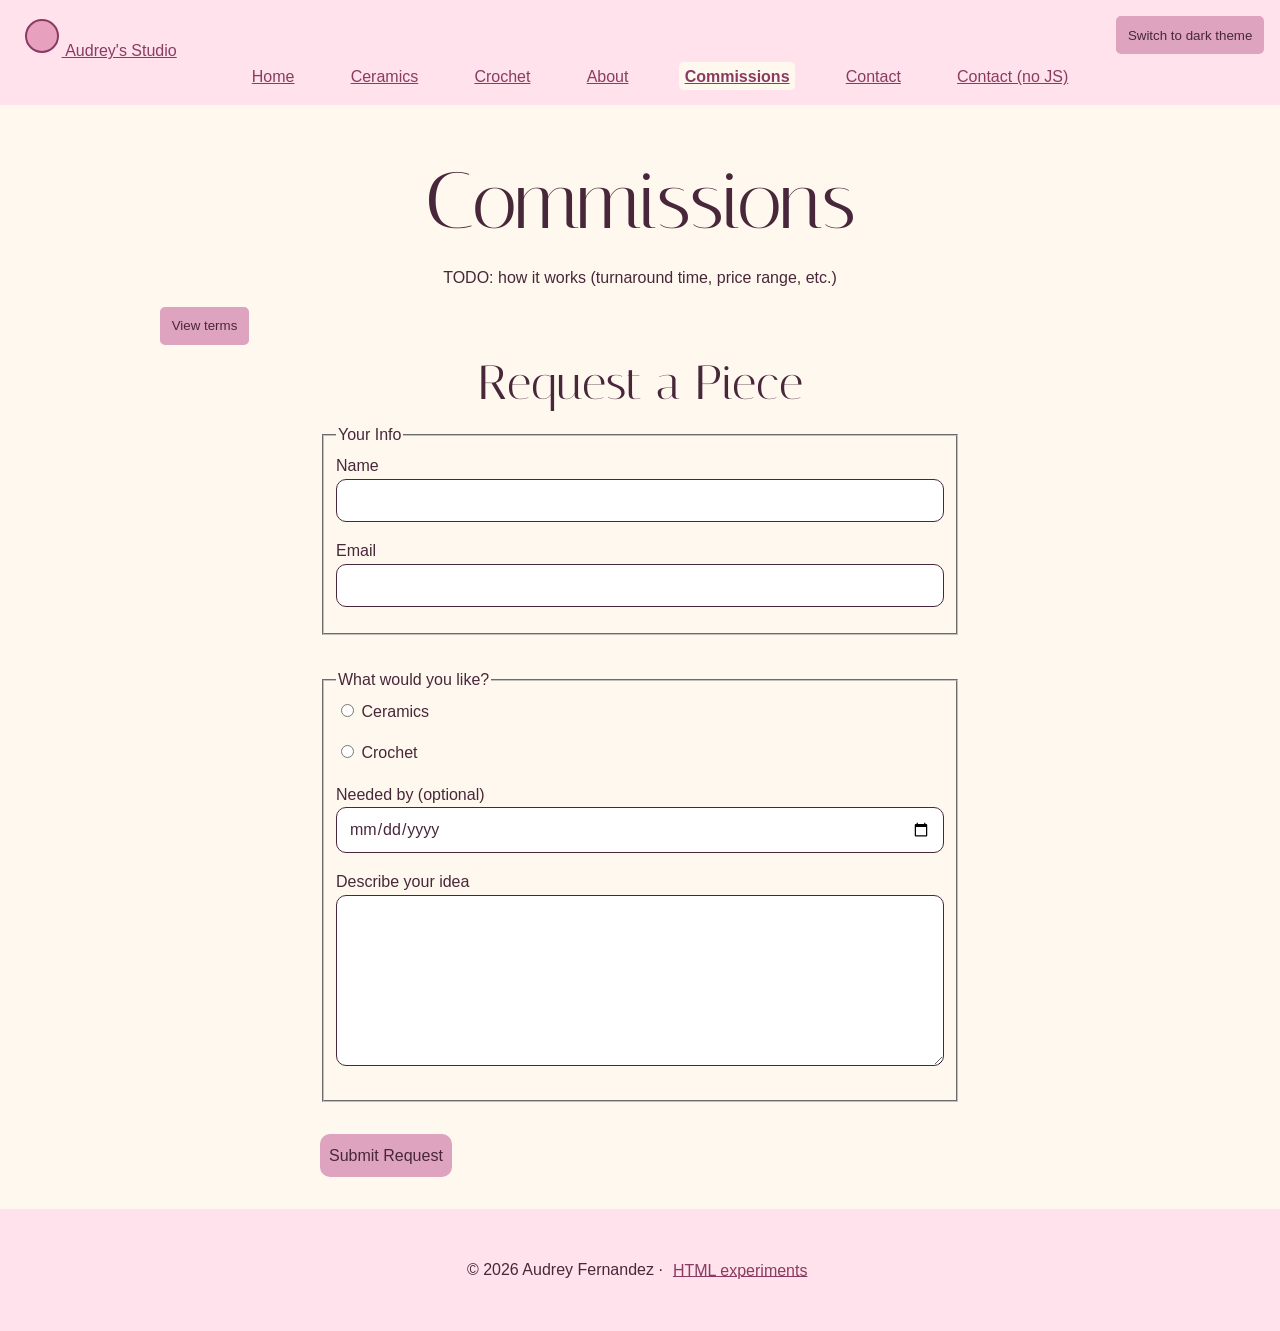
<file: commissions.html>
<!DOCTYPE html>
<html lang="en">
<head>
  <meta charset="utf-8">
  <meta name="viewport" content="width=device-width, initial-scale=1">
  <meta name="description" content="Request a custom ceramic or crochet piece from Audrey's Studio.">
  <title>Commissions | Audrey's Studio</title>
  <link rel="icon" href="images/favicon.svg" type="image/svg+xml">
  <link rel="stylesheet" href="style.css">
  <script src="theme.js" defer></script>
</head>
<body>
    <header>
    <a href="index.html">
        <svg width="40" height="40" viewBox="0 0 40 40" role="img" aria-label="Audrey's Studio logo">
            <circle cx="20" cy="20" r="16" fill="#e8a0bf" stroke="#8a3b62" stroke-width="2"/>
        </svg>        
        Audrey's Studio
    </a>
    <nav aria-label="Main">
        <ul>
        <li><a href="index.html">Home</a></li>
        <li><a href="ceramics.html">Ceramics</a></li>
        <li><a href="crochet.html">Crochet</a></li>
        <li><a href="about.html">About</a></li>
        <li><a href="commissions.html" aria-current="page">Commissions</a></li>
        <li><a href="form-with-js.html">Contact</a></li>
        <li><a href="form-no-js.html">Contact (no JS)</a></li>
        </ul>
    </nav>
    <button type="button" id="theme-toggle" hidden>Switch to dark theme</button>
    </header>

    <main>
        <h1>Commissions</h1>
        <p>TODO: how it works (turnaround time, price range, etc.)</p>

        <button type="button">View terms</button>

        <dialog id="terms-dialog" aria-labelledby="terms-heading">
            <h2 id="terms-heading">Commission terms</h2>
            <p>TODO: deposit, timeline, cancellations, shipping.</p>
            <form method="dialog">
                <button type="submit">Close</button>
            </form>
        </dialog>

        <section aria-labelledby="request-heading">
            <h2 id="request-heading">Request a Piece</h2>
            <form class="contact-form">
                <fieldset>
                    <legend>Your Info</legend>
                    <div>
                        <label for="name">Name</label>
                        <input type="text" id="name" name="name" required>
                    </div>
                    <div>
                        <label for="email">Email</label>
                        <input type="email" id="email" name="email" required>
                    </div>
                </fieldset>

                <fieldset>
                    <legend>What would you like?</legend>
                    <div class="radio-option">
                        <input type="radio" id="medium-ceramics" name="medium" value="ceramics" required>
                        <label for="medium-ceramics">Ceramics</label>
                    </div>
                    <div class="radio-option">
                        <input type="radio" id="medium-crochet" name="medium" value="crochet">
                        <label for="medium-crochet">Crochet</label>
                    </div>
                    
                    <div>
                        <label for="needed-by">Needed by (optional)</label>
                        <input type="date" id="needed-by" name="needed-by">
                    </div>
                    <div>
                        <label for="details">Describe your idea</label>
                        <textarea id="details" name="details" rows="6" cols="40" required></textarea>
                    </div>
                </fieldset>

                <button type="submit">Submit Request</button>
            </form>
        </section>
    </main>

    <footer>
        <p>&copy; 2026 Audrey Fernandez &middot; <a href="experiments.html">HTML experiments</a></p>
    </footer>
</body>
</html>
</file>
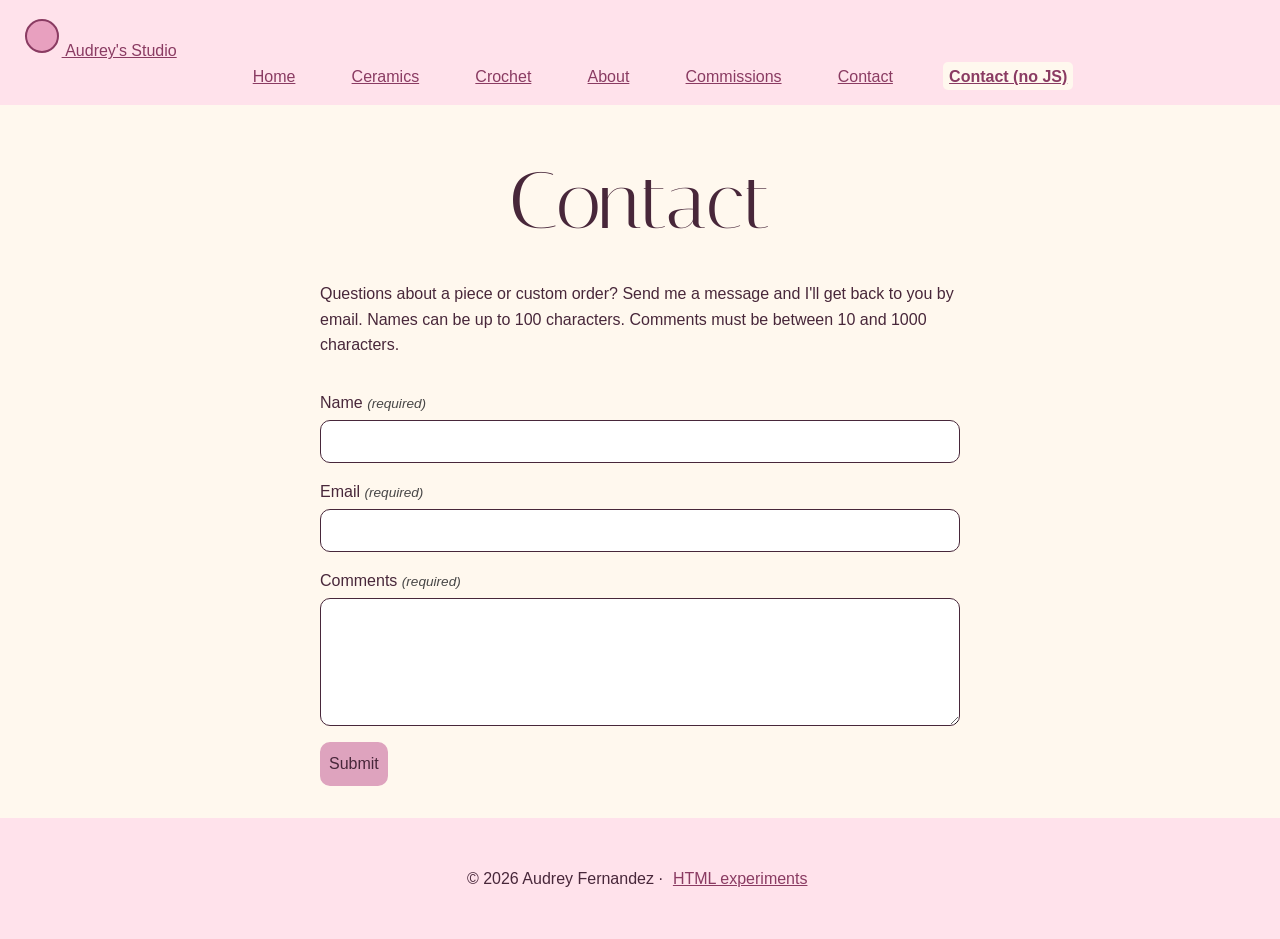
<file: form-no-js.html>
<!DOCTYPE html>
<html lang="en">
<head>
  <meta charset="utf-8">
  <meta name="viewport" content="width=device-width, initial-scale=1">
  <meta name="description" content="About Audrey Fernandez, the maker behind the ceramics and crochet pieces.">
  <title>Contact | Audrey's Studio (No JS)</title>
  <link rel="icon" href="images/favicon.svg" type="image/svg+xml">
  <link rel="stylesheet" href="style.css">
</head>
<body>
    <header>
    <a href="index.html">
        <svg width="40" height="40" viewBox="0 0 40 40" role="img" aria-label="Audrey's Studio logo">
            <circle cx="20" cy="20" r="16" fill="#e8a0bf" stroke="#8a3b62" stroke-width="2"/>
        </svg>        
        Audrey's Studio
    </a>
    <nav aria-label="Main">
        <ul>
        <li><a href="index.html">Home</a></li>
        <li><a href="ceramics.html">Ceramics</a></li>
        <li><a href="crochet.html">Crochet</a></li>
        <li><a href="about.html">About</a></li>
        <li><a href="commissions.html">Commissions</a></li>
        <li><a href="form-with-js.html">Contact</a></li>
        <li><a href="form-no-js.html" aria-current="page">Contact (no JS)</a></li>
        </ul>
    </nav>
    </header>

    <main>
        <h1>Contact</h1>
        <form class="contact-form" action="https://httpbin.org/post" method="post">
            <p>Questions about a piece or custom order? Send me a message and I'll get back to you by email. Names can be up to 100 characters. Comments must be between 10 and 1000 characters.</p>

            <div>
                <label for="name">Name <span class="required">(required)</span></label>
                <input type="text" id="name" name="name" autocomplete="name" required minlength="1" maxlength="100">
            </div>

            <div>
                <label for="email">Email <span class="required">(required)</span></label>
                <input type="email" id="email" name="email" autocomplete="email" required>
            </div>

            <div>
                <label for="comments">Comments <span class="required">(required)</span></label>
                <textarea id="comments" name="comments" required minlength="10" maxlength="1000"></textarea>
            </div>

            <input type="hidden" name="possible_bot" value="true">

            <button type="submit">Submit</button>
        </form>
    </main>

    <footer>
        <p>&copy; 2026 Audrey Fernandez &middot; <a href="experiments.html">HTML experiments</a></p>
    </footer>
</body>
</html>
</file>
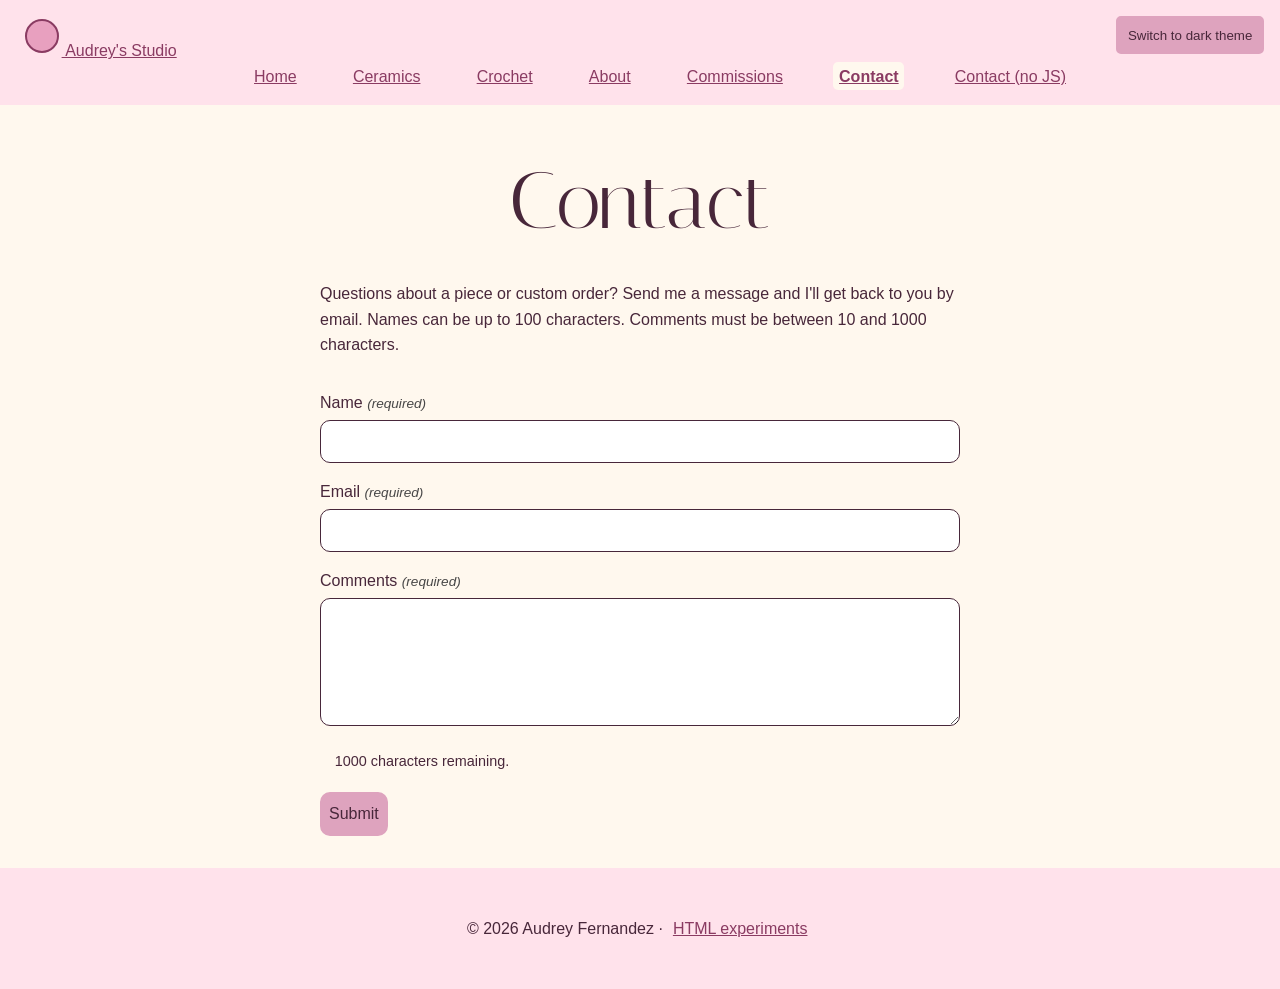
<file: form-with-js.html>
<!DOCTYPE html>
<html lang="en">
<head>
  <meta charset="utf-8">
  <meta name="viewport" content="width=device-width, initial-scale=1">
  <meta name="description" content="About Audrey Fernandez, the maker behind the ceramics and crochet pieces.">
  <title>Contact | Audrey's Studio</title>
  <link rel="icon" href="images/favicon.svg" type="image/svg+xml">
  <link rel="stylesheet" href="style.css">
  <script src="form.js" defer></script>
  <script src="theme.js" defer></script>
</head>
<body>
    <header>
    <a href="index.html">
        <svg width="40" height="40" viewBox="0 0 40 40" role="img" aria-label="Audrey's Studio logo">
            <circle cx="20" cy="20" r="16" fill="#e8a0bf" stroke="#8a3b62" stroke-width="2"/>
        </svg>        
        Audrey's Studio
    </a>
    <nav aria-label="Main">
        <ul>
        <li><a href="index.html">Home</a></li>
        <li><a href="ceramics.html">Ceramics</a></li>
        <li><a href="crochet.html">Crochet</a></li>
        <li><a href="about.html">About</a></li>
        <li><a href="commissions.html">Commissions</a></li>
        <li><a href="form-with-js.html" aria-current="page">Contact</a></li>
        <li><a href="form-no-js.html">Contact (no JS)</a></li>
        </ul>
    </nav>
    <button type="button" id="theme-toggle" hidden>Switch to dark theme</button>
    </header>

    <main>
        <h1>Contact</h1>
        <form class="contact-form" action="https://httpbin.org/post" method="post">
            <p>Questions about a piece or custom order? Send me a message and I'll get back to you by email. Names can be up to 100 characters. Comments must be between 10 and 1000 characters.</p>

            <div>
                <label for="name">Name <span class="required">(required)</span></label>
                <input type="text" id="name" name="name" autocomplete="name" required minlength="1" maxlength="100" aria-describedby="name-error">
            </div>

            <div>
                <label for="email">Email <span class="required">(required)</span></label>
                <input type="email" id="email" name="email" autocomplete="email" required aria-describedby="email-error">
            </div>

            <div>
                <label for="comments">Comments <span class="required">(required)</span></label>
                <textarea id="comments" name="comments" required minlength="10" maxlength="1000" aria-describedby="comments-error info-area"></textarea>
            </div>

            <div class="form-messages">
                <div id="error-area" class="error-area" aria-live="polite" hidden>
                    <p id="name-error"></p>
                    <p id="email-error"></p>
                    <p id="comments-error"></p>
                </div>

                <p id="info-area" class="info-area" hidden></p>
            </div>

            <input type="hidden" name="possible_bot" value="true">
            <input type="hidden" name="form-errors" id="form-errors">

            <button type="submit">Submit</button>
        </form>
    </main>

    <footer>
        <p>&copy; 2026 Audrey Fernandez &middot; <a href="experiments.html">HTML experiments</a></p>
    </footer>
</body>
</html>
</file>
<file: style.css>
/* 
Audrey Elizabeth Fernandez | Audrey's Studio stylesheet
Repo: https://github.com/audreyelizabethf/cse134b-hw3
*/

@font-face {
    font-family: "Italiana";
    src: url("fonts/italiana-regular.woff2") format("woff2");
    font-weight: 400;
    font-style: normal;
    font-display: swap;
}

/* CUSTOM PROPERTIES (at least 4)*/
:root {
    --color-bg: #fff8ee;
    --color-input-bg: #ffffff;
    --color-text: #48273a;
    --color-text2: #484747;
    --color-link: #8a3b62;
    --color-accent: #ffe2eb;
    /* --color-accent2: #d4e8c1; */
    --color-accent2: #dea3be;
    --color-accent3: #d3e6f7;
    --color-accent4: #e3d9f6;
    --color-focus: #77c6ff;

    --color-error: #f94386;
    --color-valid: #6db684;
    

    --font-heading: ui-rounded, "Italiana", Georgia, serif;
    --font-body: "Trebuchet MS", "Segoe UI", Helvetica, sans-serif;

    --max-width: 60rem;
}

:root[data-theme="dark"] {
    --color-bg: #2a1d26;
    --color-text: #f6e9ef;
    --color-text2: #e0e0e0;
    --color-link: #f2a7c8;
    --color-accent: #4a2f40;
    --color-accent2: #33402d;
    --color-accent3: #2b3a4a;
    --color-accent4: #3a3150;
    --color-focus: #8cc8ff;
    --color-input-bg: #3a2a35;
    --color-error: #ff8a9a;
    --color-valid: #8fd19e;
}

#theme-toggle[hidden] {
     display: none;
}

#theme-toggle {
    position: absolute;
    top: 1rem;
    right: 1rem;
}

/* TYPOGRAPHY*/
body {
    font-family: var(--font-body);
    background-color: var(--color-bg);
    color: var(--color-text);
    line-height:1.6;
    margin: 0;
}

main {
    max-width: var(--max-width);
    margin: 0 auto;
    padding: 2rem;
}

h1, h2, h3 {
    font-family: var(--font-heading);
    margin-bottom: 0;
    font-weight: 400;
    text-align: center;
}

h1 {
    font-size: 5rem;
}

main > h1, 
main > section:not(.panel) > h2 {
    margin-top: 0;
}

h2 {
    font-size: 3rem;
}

h3 {
    font-size: 2rem;
}

h1 + p,
h2 + p, 
h3 + p {
    text-align: center;
    margin-top: 0;
}

img, video,iframe {
    max-width: 100%;
    height: auto;
    border: 3px solid white;
    border-radius: 5px;
    box-sizing: border-box;
}

/* HEADER + NAV w/ FLEXBOX */
header {
    background-color: var(--color-accent);
    padding: 1rem;
    position: relative;
}

nav ul{
    display: flex;
    justify-content: center;
    list-style: none;
    gap: 45px;
    margin: 0;
}

/* ATTRIBUTE SELECTOR: highlight nav link for current page */
a[aria-current="page"] {
    font-weight:700;
    background-color: var(--color-bg);
    border-radius: 5px;
    padding: 0.35rem;
}

/* LINKS: hover & focus */
a {
    color: var(--color-link);
    padding: 0.35rem;
}

a:hover {
    background-color: var(--color-accent2);
    border-radius: 3px;
}

a:focus, button:focus, input:focus, textarea:focus {
    outline: 3px solid var(--color-focus);
    outline-offset: 3px;    
}

/* BUTTONS */
button {
    background-color: var(--color-accent2);
    color: var(--color-text);
    border: 5px solid var(--color-accent2);
    border-radius: 5px;
    padding:0.5em;
    font-family: var(--font-body);
}

/* CARDS */

.new-pieces {
    display: flex;
    gap: 1rem;
    overflow-x: auto;
    list-style: none;
    padding: 0;
    margin-top: 0;
}

/* Child combinator: Each <li> directly inside the New Pieces list on the homepage, styled as a card in a horizontal scroller. */
.new-pieces > li {
    width: 20rem;
    flex-shrink: 0;
    background-color: var(--color-accent2);
    border-radius: 10px;
    padding: 1rem;
    text-align: center;
}

#browse-heading + piece-card {
    margin-top: 0;
}

article, section > h2, h3 {
    margin-top: 0;
}

piece-card {
            display: block;
            border: 1px solid var(--color-link);
            border-radius: 10px;
            padding: 1rem;
            margin-block: 1rem;
            background-color: var(--color-accent);
            
}

article {
    background-color: var(--color-accent3);
    padding: 3rem;
    border-radius: 10px;
}

/* Descendant combinator: the detail lists inside each gallery piece card. Removes the bullets so the details read like a label. */
article ul {
    list-style: none;
}

.card-grid {
    display: grid;
    grid-template-columns: 1fr 1fr; 
    gap: 1.5rem;
}

.panel {
    padding: 1.5rem;
    border-radius: 10px;
    margin-bottom: 1.5rem;
}
.panel-accent {
    background-color: var(--color-accent);
}
.panel-accent2 {
    background-color: var(--color-accent2)
}
.panel-accent3 {
    background-color: var(--color-accent3)
}
.panel-accent4 {
    background-color: var(--color-accent4)
}

fieldset {
    margin-bottom: 1rem;
    min-width: 0;
}

/* Child combinator: each row (div) directly inside a fieldset on the commissions page, spaced apart so fields don't crowd */
fieldset > div {
    margin-bottom: 1rem;
}

input, textarea {
    max-width: 100%;
    padding: 1rem;
    box-sizing: border-box;
}

/* Contact Form */
.contact-form {
    max-width: 40rem;
    margin: 0 auto;
    display: flex;
    flex-direction: column;
    gap: 1rem;
}
.contact-form > div {
    display: flex;
    flex-direction: column;
    gap: 0.25rem;
}

.contact-form input:not([type="radio"]),
.contact-form textarea {
    width: 100%;
    box-sizing: border-box;
    padding: 0.5em 0.75em;
    font: inherit;
    color: var(--color-text);
    background-color: var(--color-input-bg);
    border: 1px solid var(--color-text);
    border-radius: 10px;
}

.contact-form textarea {
    min-height: 8rem;
    resize: vertical;
}

.contact-form button {
    align-self: flex-start;
    padding: 0.25em;
    color: var(--color-text);
    font: inherit;
    border-radius: 10px;
}

.required {
  font-style: italic;
  font-size: 0.85em;
  color: var(--color-text2);
}

/* Error States for Forms (after user interracts)*/
.contact-form input:user-invalid,
.contact-form textarea:user-invalid {
    border: var(--color-error);
    box-shadow: 0 0 0 3px var(--color-error);
}

/* Valid States for Forms (after user interracts)*/
.contact-form input:user-valid,
.contact-form textarea:user-valid {
    border: var(--color-valid);
    box-shadow: 0 0 0 3px var(--color-valid)
}

/* Character counter base */
.info-area {
    font-size: 0.9em;
    margin: 0;
    padding: 0.25em 0.75em;
    border-left: 4px solid transparent;
    border-radius: 4px;
}

/* Near Limit */
.info-area.warning {
    color: var(--color-link);
    font-weight: bold;
}

/* At Limit */
.info-area.at-limit {
    color: var(--color-link);
    font-weight: bold;
    border-left-color: var(--color-link);
    background-color: var(--color-accent);
}

/* Error messages: only non-empty ones take up space or get styling */
.error-area p {
  margin: 0;
}

.error-area p:not(:empty) {
  margin-top: 0.5rem;
  padding: 0.25em 0.75em;
  border-left: 4px solid var(--color-error);
  color: var(--color-error);
  font-weight: bold;
}

/* FOOTER */
footer {
    background-color: var(--color-accent);
    padding: 2rem;
    text-align: center;
}

/* MEDIA QUERY */
@media (max-width: 600px) {

    h1 {
        font-size: 4rem;   /* adjust until "Commissions" fits at 375px */
    }

    article {
        padding: 1.5rem;
    }

    nav ul {
        flex-direction: column;
        align-items: center;
        gap: 0.5rem;
        padding: 0;
    }

    .card-grid {
        grid-template-columns: 1fr;
    }
}

/* View transition */
@media (prefers-reduced-motion: no-preference) {
  @view-transition {
    navigation: auto;
  }
  header {
  view-transition-name: site-header;
}
}
</file>
